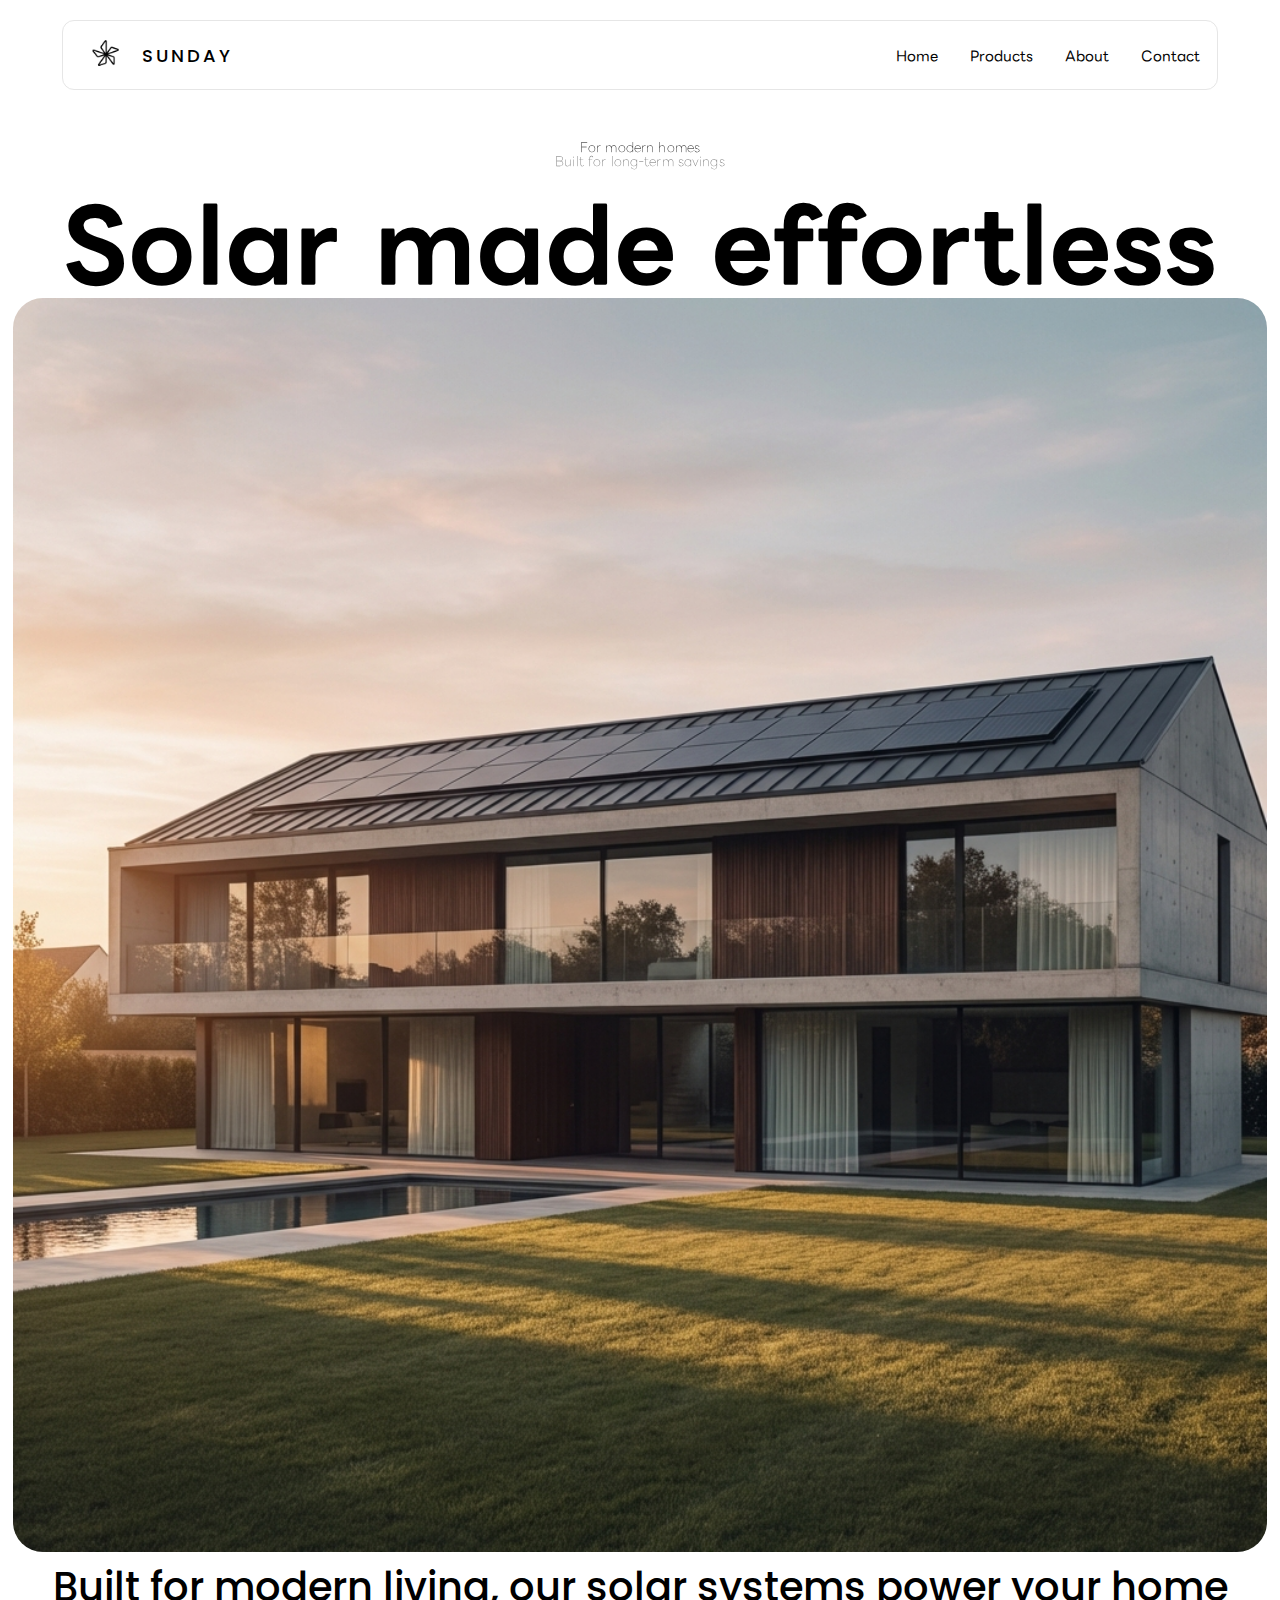
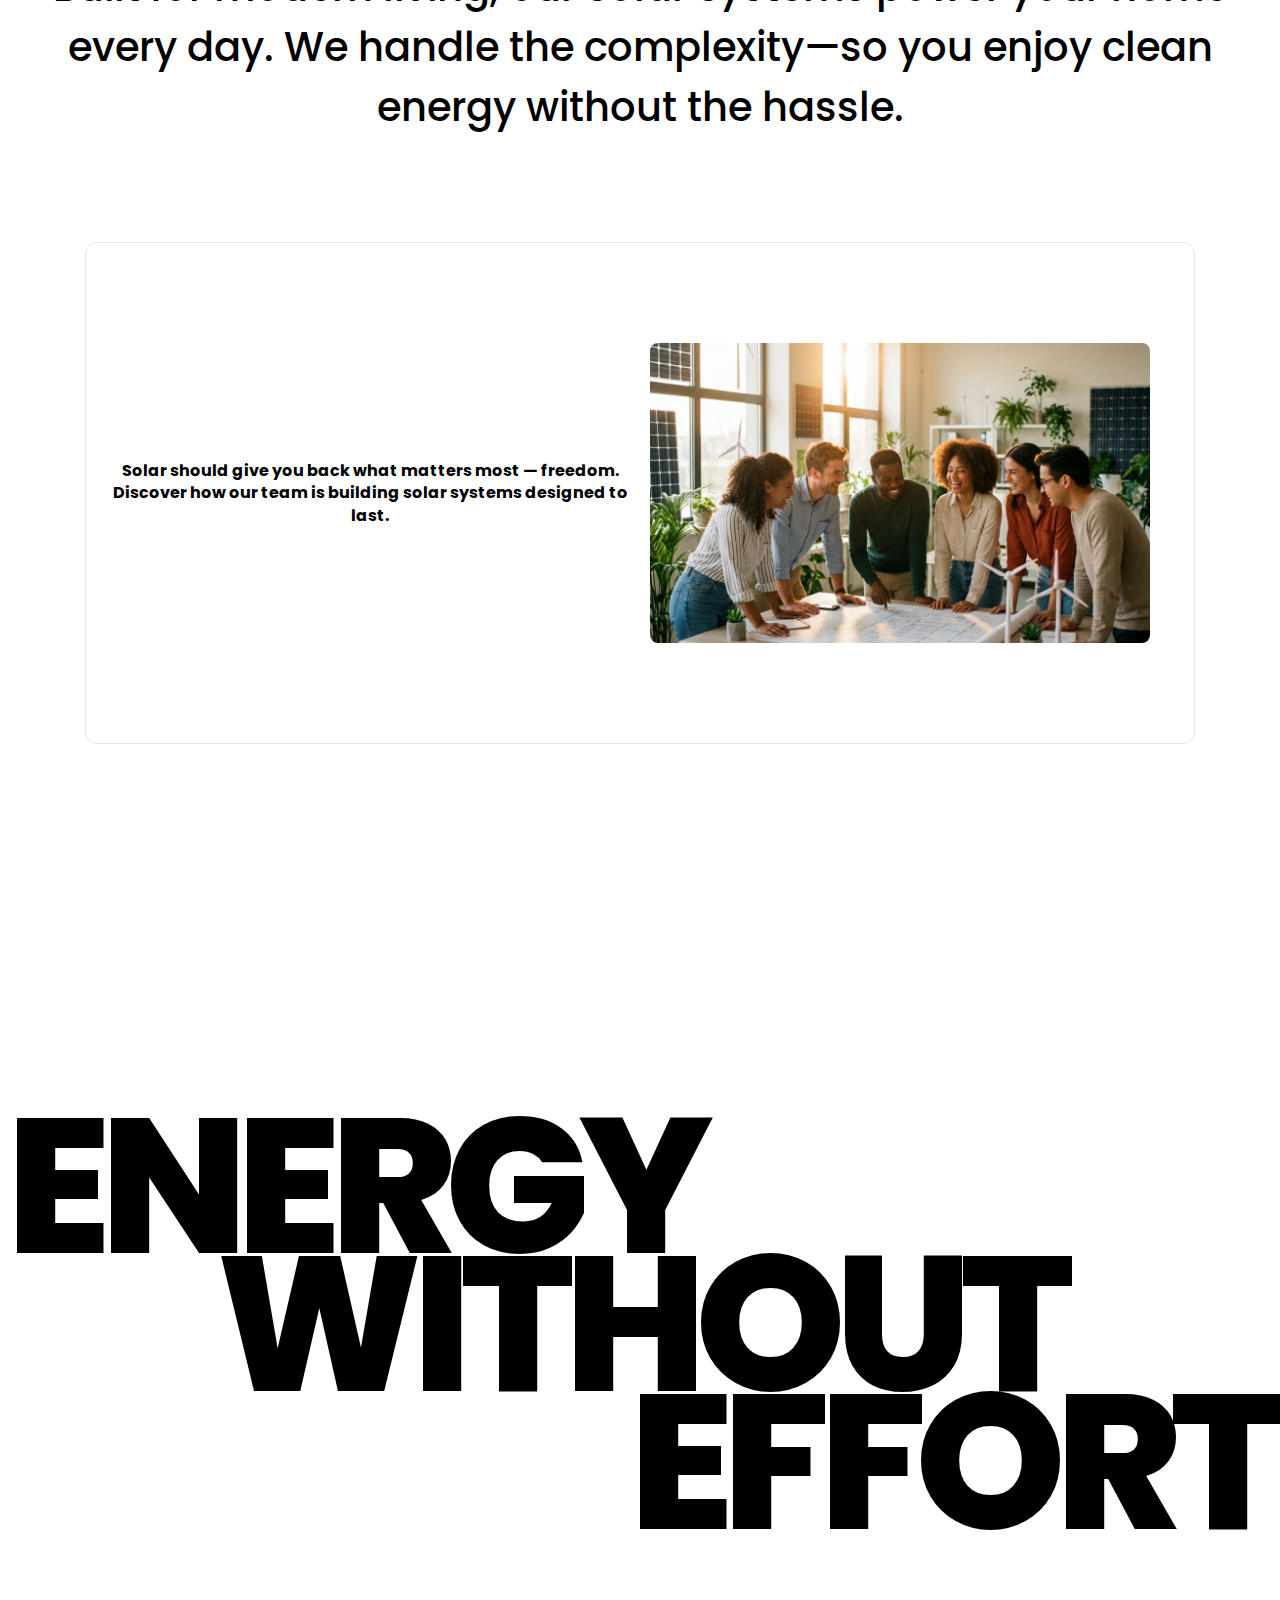
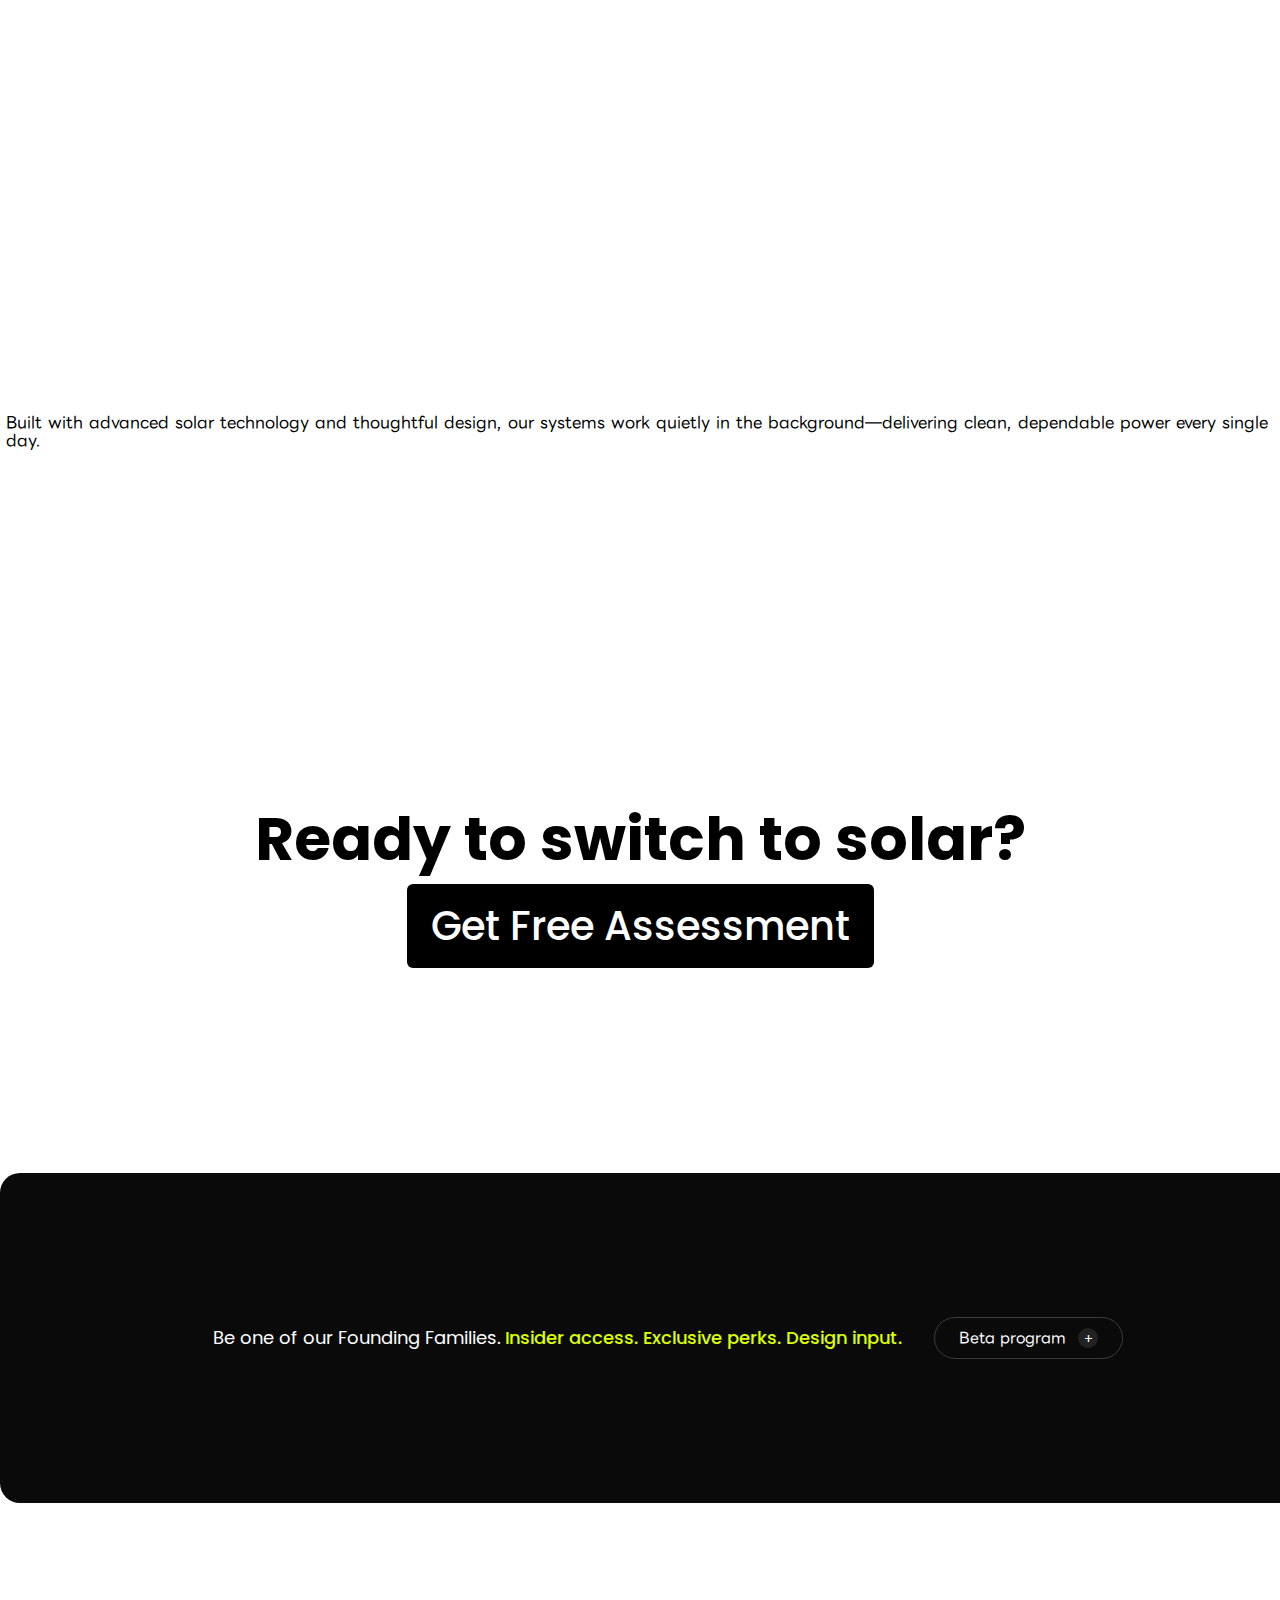
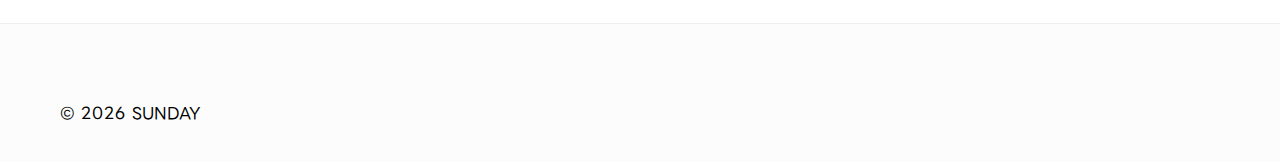
<file: index.html>
<!doctype html>
<html lang="en">
  <head>
    <meta charset="UTF-8" />
    <meta name="viewport" content="width=device-width, initial-scale=1.0" />

    <!-- FONTS  -->
    <link rel="preconnect" href="https://fonts.googleapis.com" />
    <link rel="preconnect" href="https://fonts.gstatic.com" crossorigin />
    <link
      href="https://fonts.googleapis.com/css2?family=LINE+Seed+JP&family=Poppins:ital,wght@0,100;0,200;0,300;0,400;0,500;0,600;0,700;0,800;0,900;1,100;1,200;1,300;1,400;1,500;1,600;1,700;1,800;1,900&family=Space+Mono&display=swap"
      rel="stylesheet"
    />
    <link rel="stylesheet" href="css/style.css" />
    <title>SUNDAY</title>
  </head>
  <body>
    <!-- NAV-WRAPPER  -->
    <div class="page-bg">
      <!-- NAV WRAPPER  -->
      <div class="nav-shell">
        <!-- NAVBAR  -->
        <nav class="navbar">
          <div class="nav-left">
            <img src="assets/center-logo.png" alt="SUNDAY Logo" />
            <span class="brand">SUNDAY</span>
          </div>
          <ul class="desktop-links">
            <li><a href="index.html">Home</a></li>
            <li><a href="products.html">Products</a></li>
            <li><a href="about.html">About</a></li>
            <li><a href="contact.html">Contact</a></li>
          </ul>
          <button class="menu-toggle">☰</button>
        </nav>

        <!-- NAV-PANEL -->
        <div class="nav-overlay">
          <div class="nav-content">
            <div class="nav-header-content">
              <ul class="nav-links">
                <li><a href="index.html">Home</a></li>
                <li><a href="products.html">Products</a></li>
                <li><a href="about.html">About</a></li>
                <li><a href="contact.html">Contact</a></li>
                <li><a href="careers.html">Careers</a></li>
              </ul>
              <img src="assets/lifestyle-solar.png" alt="Solar sunset" />
            </div>
            <div class="nav-footer">
              <p>Clean solar energy for modern homes</p>
              <span>Launching 2026</span>
            </div>
          </div>
        </div>
      </div>

      <section class="hero-wrapper">
        <!-- HERO  -->
        <header class="hero-text">
          <p class="small-1">For modern homes</p>
          <p class="small-2">Built for long-term savings</p>
          <h1 class="big">Solar made effortless</h1>
        </header>

        <!-- HERO VISUAL  -->
        <section class="hero-visual">
          <img src="assets/hero-solar.png" alt="Modern solar home" />
        </section>
      </section>

      <!-- CONTEXT  -->
      <section class="context">
        <p>
          Built for modern living, our solar systems power your home every day.
          We handle the complexity—so you enjoy clean energy without the hassle.
        </p>
        <div class="our-story">
          <span>
            Solar should give you back what matters most — freedom.<br />
            Discover how our team is building solar systems designed to last.
          </span>

          <img src="assets/vision-team.png" alt="Our team vision" />
        </div>
      </section>

      <!-- ENERGY WITHOUT EFFORT  -->
      <section class="energy-without-effort">
        <div class="energy-without-effort-text">
          <span class="energy">ENERGY</span>
          <span class="without">WITHOUT</span>
          <span class="effort">EFFORT</span>
        </div>
        <p class="exit-para"></p>
          Built with advanced solar technology and thoughtful design, our
          systems work quietly in the background—delivering clean, dependable
          power every single day.
        </p>
      </section>

      <!-- FINAL CTA -->
      <section class="final-cta">
        <h2>Ready to switch to solar?</h2>
        <a href="contact.html" class="btn-primary">Get Free Assessment</a>
      </section>

      <!-- BETA BANNER -->
      <section class="beta-banner">
        <div class="beta-content">
          <p>
            Be one of our Founding Families.
            <span class="highlight"
              >Insider access. Exclusive perks. Design input.</span
            >
          </p>
          <a href="#" class="btn-beta"
            >Beta program <span class="plus-circle">+</span
          ></a>
        </div>
      </section>

      <!-- FOOTER -->
      <footer class="footer">
        <p>© 2026 SUNDAY</p>
      </footer>
    </div>

    <!-- SCRIPT  -->
    <script src="js/script.js"></script>
  </body>
</html>
</file>
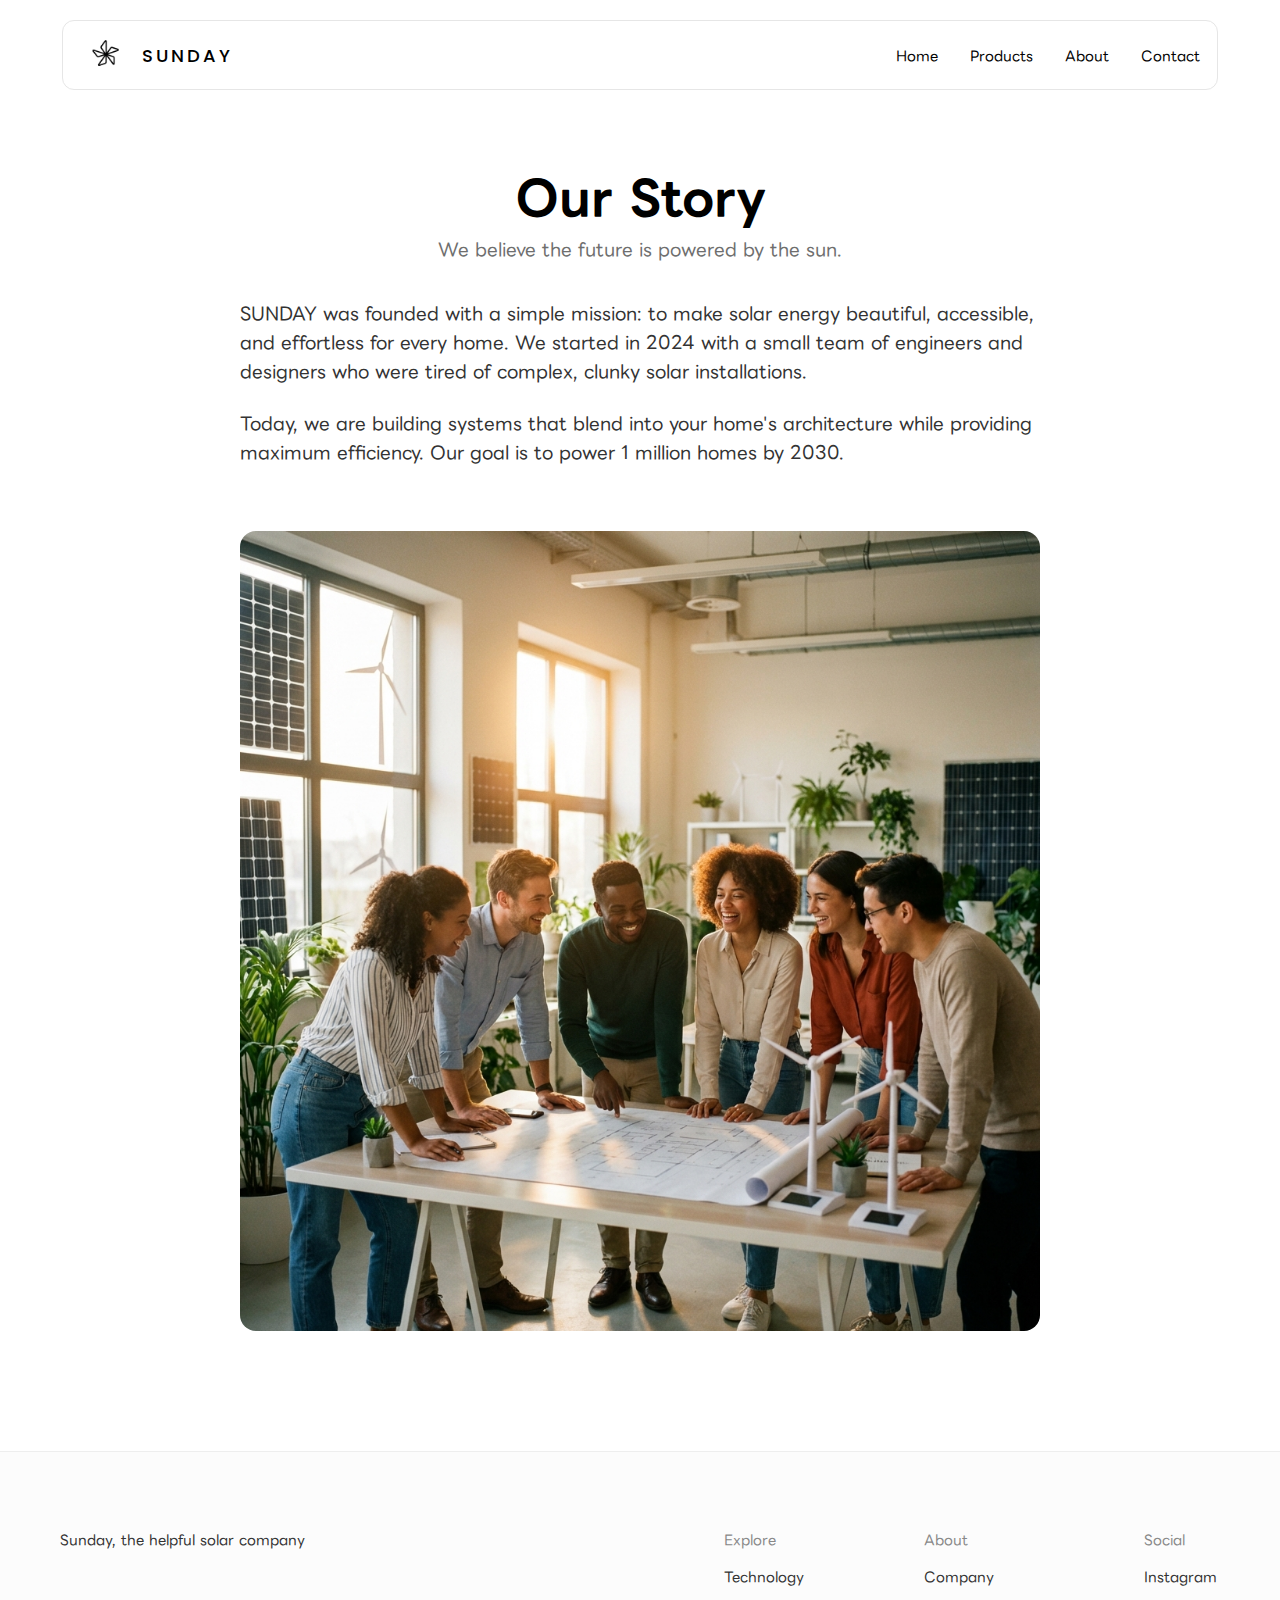
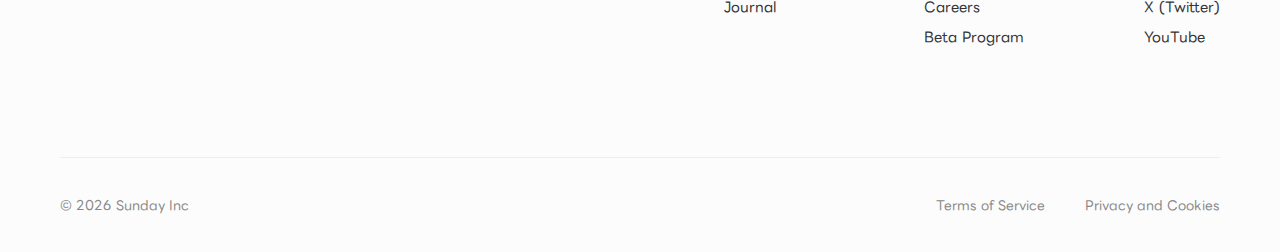
<file: about.html>
<!doctype html>
<html lang="en">
  <head>
    <meta charset="UTF-8" />
    <meta name="viewport" content="width=device-width, initial-scale=1.0" />
    <link rel="preconnect" href="https://fonts.googleapis.com" />
    <link rel="preconnect" href="https://fonts.gstatic.com" crossorigin />
    <link
      href="https://fonts.googleapis.com/css2?family=LINE+Seed+JP&family=Poppins:ital,wght@0,100;0,200;0,300;0,400;0,500;0,600;0,700;0,800;0,900;1,100;1,200;1,300;1,400;1,500;1,600;1,700;1,800;1,900&family=Space+Mono&display=swap"
      rel="stylesheet"
    />
    <link rel="stylesheet" href="css/style.css" />
    <title>about SUNDAY</title>
  </head>
  <body>
    <div class="page-bg">
      <div class="nav-shell">
        <nav class="navbar">
          <div class="nav-left">
            <img src="assets/center-logo.png" alt="SUNDAY Logo" />
            <span class="brand">SUNDAY</span>
          </div>
          <ul class="desktop-links">
            <li><a href="index.html">Home</a></li>
            <li><a href="products.html">Products</a></li>
            <li><a href="about.html">About</a></li>
            <li><a href="contact.html">Contact</a></li>
          </ul>
          <button class="menu-toggle">☰</button>
        </nav>
        <div class="nav-overlay">
          <div class="nav-content">
            <div class="nav-header-content">
              <ul class="nav-links">
                <li><a href="index.html">Home</a></li>
                <li><a href="products.html">Products</a></li>
                <li><a href="about.html">About</a></li>
                <li><a href="contact.html">Contact</a></li>
                <li><a href="careers.html">Careers</a></li>
              </ul>
              <img src="assets/lifestyle-solar.png" alt="Solar sunset" />
            </div>
            <div class="nav-footer">
              <p>Clean solar energy for modern homes</p>
              <span>Launching 2026</span>
            </div>
          </div>
        </div>
      </div>

      <main class="content-wrapper">
        <section class="page-header">
          <h1>Our Story</h1>
          <p>We believe the future is powered by the sun.</p>
        </section>

        <section class="about-content">
          <div class="about-text">
            <p>
              SUNDAY was founded with a simple mission: to make solar energy
              beautiful, accessible, and effortless for every home. We started
              in 2024 with a small team of engineers and designers who were
              tired of complex, clunky solar installations.
            </p>
            <p>
              Today, we are building systems that blend into your home's
              architecture while providing maximum efficiency. Our goal is to
              power 1 million homes by 2030.
            </p>
          </div>
          <img src="assets/vision-team.png" alt="Our Team Vision" />
        </section>
      </main>

      <footer class="footer">
        <div class="footer-top">
          <div class="footer-brand">
            <p>Sunday, the helpful solar company</p>
          </div>
          <div class="footer-columns">
            <div class="footer-column">
              <h4>Explore</h4>
              <ul>
                <li><a href="products.html">Technology</a></li>
                <li><a href="index.html">Journal</a></li>
              </ul>
            </div>
            <div class="footer-column">
              <h4>About</h4>
              <ul>
                <li><a href="about.html">Company</a></li>
                <li><a href="careers.html">Careers</a></li>
                <li><a href="index.html">Beta Program</a></li>
              </ul>
            </div>
            <div class="footer-column">
              <h4>Social</h4>
              <ul>
                <li><a href="index.html">Instagram</a></li>
                <li><a href="index.html">X (Twitter)</a></li>
                <li><a href="index.html">YouTube</a></li>
              </ul>
            </div>
          </div>
        </div>
        <div class="footer-bottom">
          <div class="footer-copy">
            <p>© 2026 Sunday Inc</p>
          </div>
          <div class="footer-legal">
            <a href="index.html">Terms of Service</a>
            <a href="index.html">Privacy and Cookies</a>
          </div>
        </div>
      </footer>
    </div>
    <script src="js/script.js"></script>
  </body>
</html>
</file>
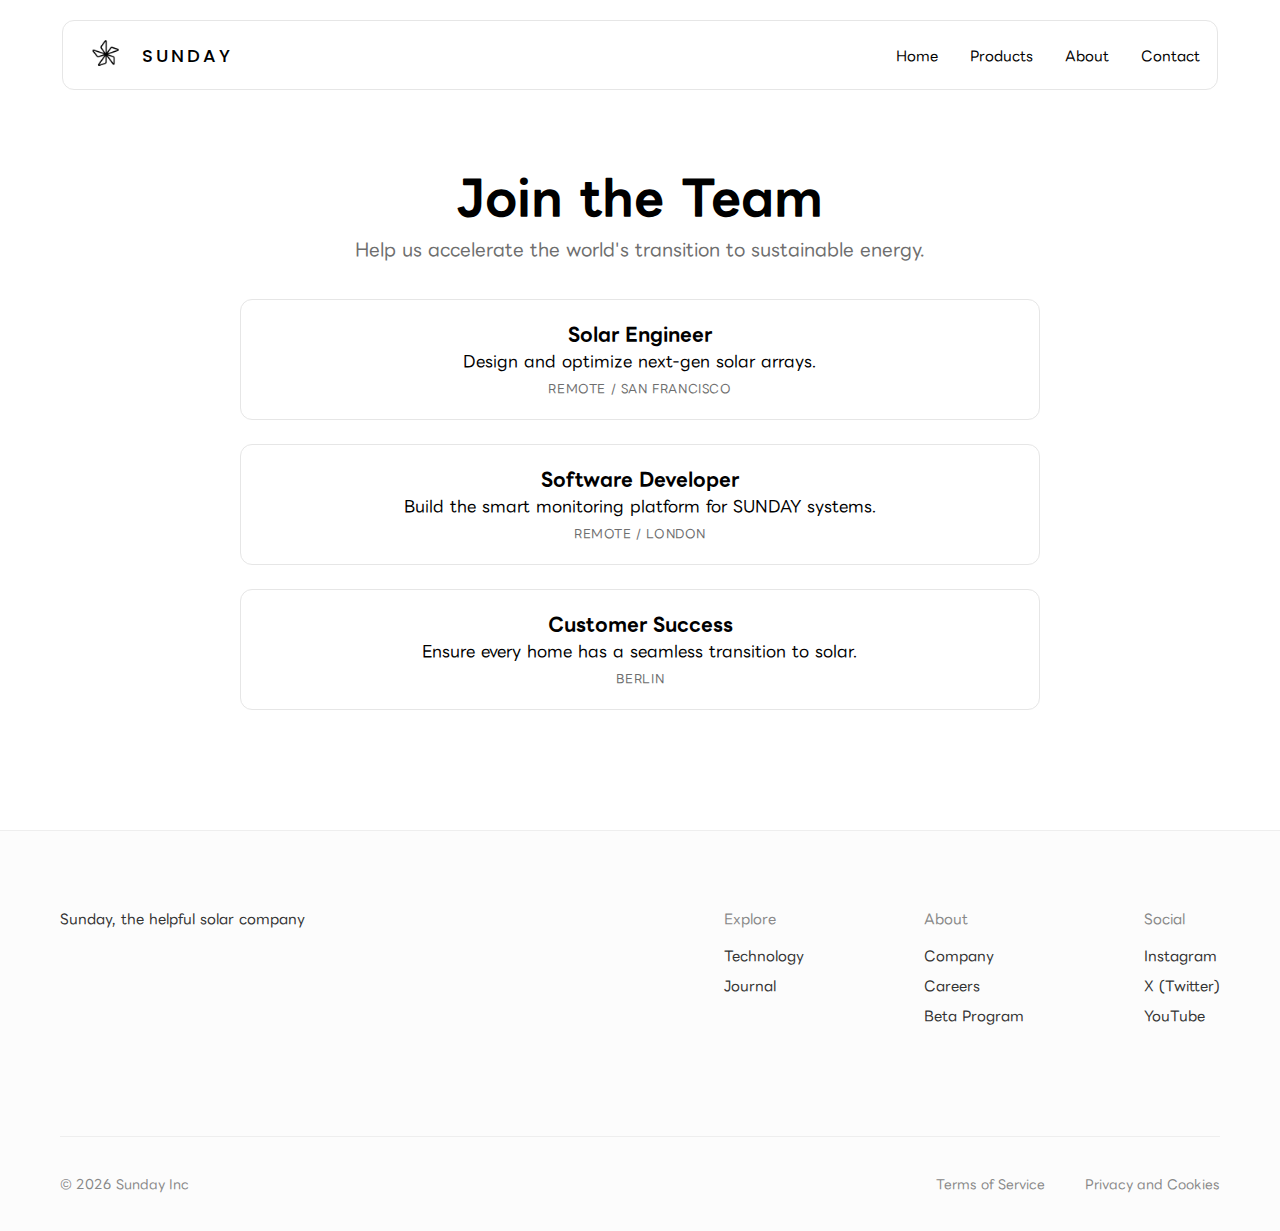
<file: careers.html>
<!doctype html>
<html lang="en">
  <head>
    <meta charset="UTF-8" />
    <meta name="viewport" content="width=device-width, initial-scale=1.0" />
    <link rel="preconnect" href="https://fonts.googleapis.com" />
    <link rel="preconnect" href="https://fonts.gstatic.com" crossorigin />
    <link
      href="https://fonts.googleapis.com/css2?family=LINE+Seed+JP&family=Poppins:ital,wght@0,100;0,200;0,300;0,400;0,500;0,600;0,700;0,800;0,900;1,100;1,200;1,300;1,400;1,500;1,600;1,700;1,800;1,900&family=Space+Mono&display=swap"
      rel="stylesheet"
    />
    <link rel="stylesheet" href="css/style.css" />
    <title>Careers - SUNDAY</title>
  </head>
  <body>
    <div class="page-bg">
      <div class="nav-shell">
        <nav class="navbar">
          <div class="nav-left">
            <img src="assets/center-logo.png" alt="SUNDAY Logo" />
            <span class="brand">SUNDAY</span>
          </div>
          <ul class="desktop-links">
            <li><a href="index.html">Home</a></li>
            <li><a href="products.html">Products</a></li>
            <li><a href="about.html">About</a></li>
            <li><a href="contact.html">Contact</a></li>
          </ul>
          <button class="menu-toggle">☰</button>
        </nav>
        <div class="nav-overlay">
          <div class="nav-content">
            <div class="nav-header-content">
              <ul class="nav-links">
                <li><a href="index.html">Home</a></li>
                <li><a href="products.html">Products</a></li>
                <li><a href="about.html">About</a></li>
                <li><a href="contact.html">Contact</a></li>
                <li><a href="careers.html">Careers</a></li>
              </ul>
              <img src="assets/lifestyle-solar.png" alt="Solar sunset" />
            </div>
            <div class="nav-footer">
              <p>Clean solar energy for modern homes</p>
              <span>Launching 2026</span>
            </div>
          </div>
        </div>
      </div>

      <main class="content-wrapper">
        <section class="page-header">
          <h1>Join the Team</h1>
          <p>
            Help us accelerate the world's transition to sustainable energy.
          </p>
        </section>

        <section class="careers-list">
          <div class="career-item">
            <h3>Solar Engineer</h3>
            <p>Design and optimize next-gen solar arrays.</p>
            <span class="location">Remote / San Francisco</span>
          </div>
          <div class="career-item">
            <h3>Software Developer</h3>
            <p>Build the smart monitoring platform for SUNDAY systems.</p>
            <span class="location">Remote / London</span>
          </div>
          <div class="career-item">
            <h3>Customer Success</h3>
            <p>Ensure every home has a seamless transition to solar.</p>
            <span class="location">Berlin</span>
          </div>
        </section>
      </main>

      <footer class="footer">
        <div class="footer-top">
          <div class="footer-brand">
            <p>Sunday, the helpful solar company</p>
          </div>
          <div class="footer-columns">
            <div class="footer-column">
              <h4>Explore</h4>
              <ul>
                <li><a href="products.html">Technology</a></li>
                <li><a href="index.html">Journal</a></li>
              </ul>
            </div>
            <div class="footer-column">
              <h4>About</h4>
              <ul>
                <li><a href="about.html">Company</a></li>
                <li><a href="careers.html">Careers</a></li>
                <li><a href="index.html">Beta Program</a></li>
              </ul>
            </div>
            <div class="footer-column">
              <h4>Social</h4>
              <ul>
                <li><a href="index.html">Instagram</a></li>
                <li><a href="index.html">X (Twitter)</a></li>
                <li><a href="index.html">YouTube</a></li>
              </ul>
            </div>
          </div>
        </div>
        <div class="footer-bottom">
          <div class="footer-copy">
            <p>© 2026 Sunday Inc</p>
          </div>
          <div class="footer-legal">
            <a href="index.html">Terms of Service</a>
            <a href="index.html">Privacy and Cookies</a>
          </div>
        </div>
      </footer>
    </div>
    <script src="js/script.js"></script>
  </body>
</html>
</file>
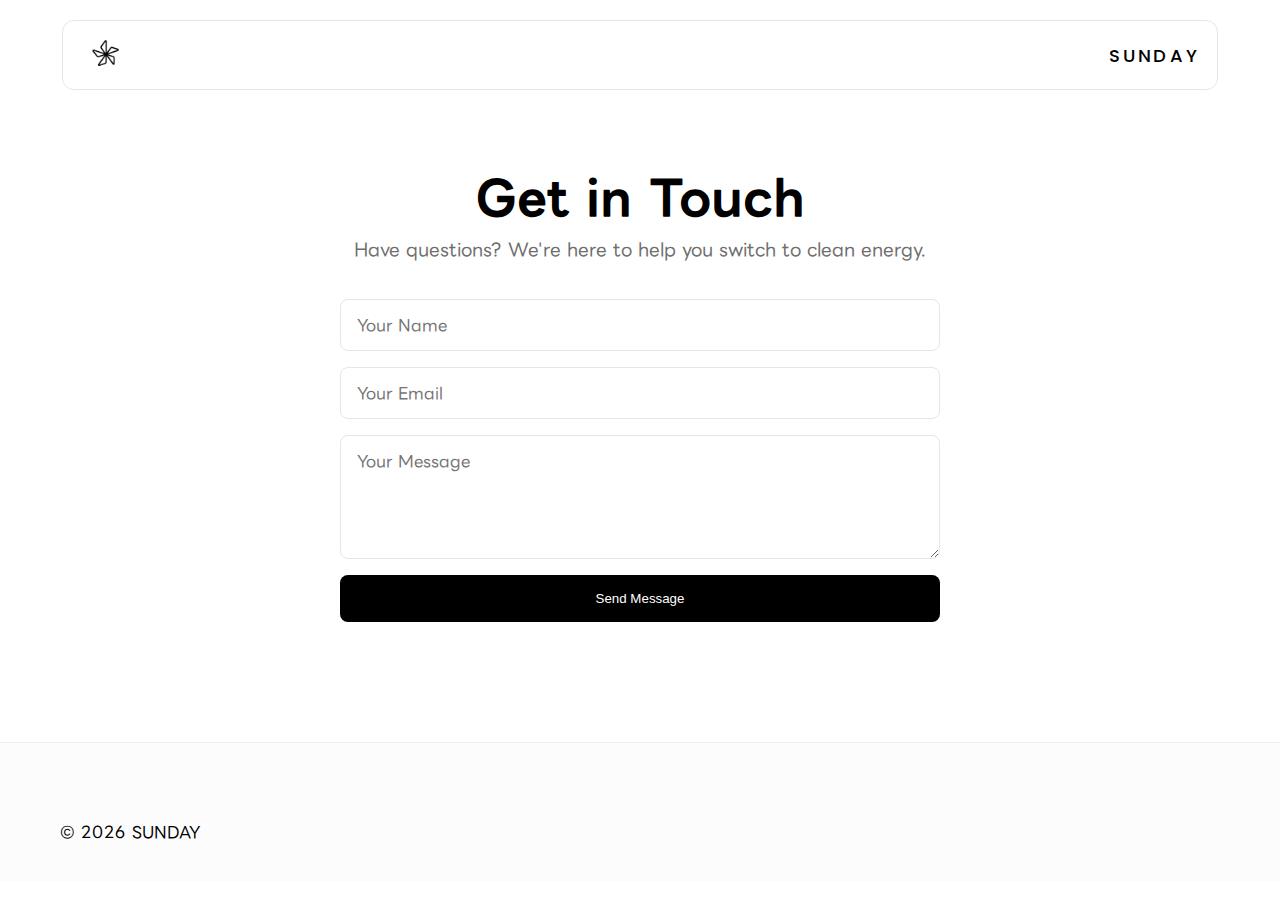
<file: contact.html>
<!doctype html>
<html lang="en">
  <head>
    <meta charset="UTF-8" />
    <meta name="viewport" content="width=device-width, initial-scale=1.0" />
    <link rel="preconnect" href="https://fonts.googleapis.com" />
    <link rel="preconnect" href="https://fonts.gstatic.com" crossorigin />
    <link
      href="https://fonts.googleapis.com/css2?family=LINE+Seed+JP&family=Poppins:ital,wght@0,100;0,200;0,300;0,400;0,500;0,600;0,700;0,800;0,900;1,100;1,200;1,300;1,400;1,500;1,600;1,700;1,800;1,900&family=Space+Mono&display=swap"
      rel="stylesheet"
    />
    <link rel="stylesheet" href="css/style.css" />
    <title>Contact - SUNDAY</title>
  </head>
  <body>
    <div class="page-bg">
      <div class="nav-shell">
        <nav class="navbar">
          <img src="assets/center-logo.png" alt="" />
          <span class="brand">SUNDAY</span>
          <button class="menu-toggle">☰</button>
        </nav>
        <div class="nav-overlay">
          <div class="nav-content">
            <div class="nav-header-content">
              <ul class="nav-links">
                <li><a href="index.html">Home</a></li>
                <li><a href="products.html">Products</a></li>
                <li><a href="about.html">About</a></li>
                <li><a href="contact.html">Contact</a></li>
                <li><a href="careers.html">Careers</a></li>
              </ul>
              <img src="assets/our-story.png" alt="" />
            </div>
            <div class="nav-footer">
              <p>Clean solar energy for modern homes</p>
              <span>Launching 2026</span>
            </div>
          </div>
        </div>
      </div>

      <main class="content-wrapper">
        <section class="page-header">
          <h1>Get in Touch</h1>
          <p>Have questions? We're here to help you switch to clean energy.</p>
        </section>

        <section class="contact-section">
          <form class="contact-form">
            <input type="text" placeholder="Your Name" required />
            <input type="email" placeholder="Your Email" required />
            <textarea placeholder="Your Message" rows="5" required></textarea>
            <button type="submit" class="btn-primary">Send Message</button>
          </form>
        </section>
      </main>

      <footer class="footer">
        <p>© 2026 SUNDAY</p>
      </footer>
    </div>
    <script src="js/script.js"></script>
  </body>
</html>
</file>
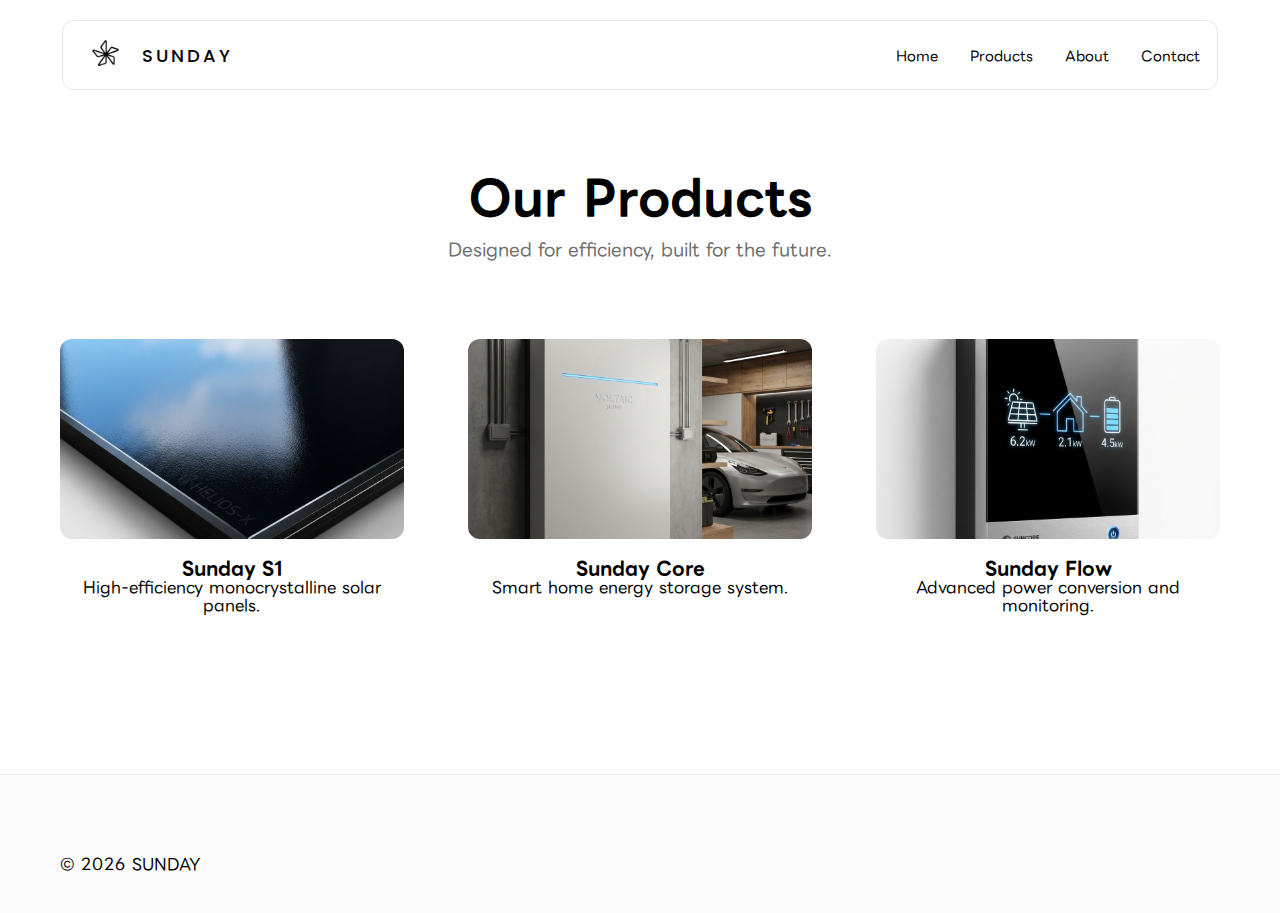
<file: products.html>
<!doctype html>
<html lang="en">
  <head>
    <meta charset="UTF-8" />
    <meta name="viewport" content="width=device-width, initial-scale=1.0" />
    <link rel="preconnect" href="https://fonts.googleapis.com" />
    <link rel="preconnect" href="https://fonts.gstatic.com" crossorigin />
    <link
      href="https://fonts.googleapis.com/css2?family=LINE+Seed+JP&family=Poppins:ital,wght@0,100;0,200;0,300;0,400;0,500;0,600;0,700;0,800;0,900;1,100;1,200;1,300;1,400;1,500;1,600;1,700;1,800;1,900&family=Space+Mono&display=swap"
      rel="stylesheet"
    />
    <link rel="stylesheet" href="css/style.css" />
    <title>Products - SUNDAY</title>
  </head>
  <body>
    <div class="page-bg">
      <div class="nav-shell">
        <nav class="navbar">
          <div class="nav-left">
            <img src="assets/center-logo.png" alt="SUNDAY Logo" />
            <span class="brand">SUNDAY</span>
          </div>
          <ul class="desktop-links">
            <li><a href="index.html">Home</a></li>
            <li><a href="products.html">Products</a></li>
            <li><a href="about.html">About</a></li>
            <li><a href="contact.html">Contact</a></li>
          </ul>
          <button class="menu-toggle">☰</button>
        </nav>
        <div class="nav-overlay">
          <div class="nav-content">
            <div class="nav-header-content">
              <ul class="nav-links">
                <li><a href="index.html">Home</a></li>
                <li><a href="products.html">Products</a></li>
                <li><a href="about.html">About</a></li>
                <li><a href="contact.html">Contact</a></li>
                <li><a href="careers.html">Careers</a></li>
              </ul>
              <img src="assets/lifestyle-solar.png" alt="Solar sunset" />
            </div>
            <div class="nav-footer">
              <p>Clean solar energy for modern homes</p>
              <span>Launching 2026</span>
            </div>
          </div>
        </div>
      </div>

      <main class="content-wrapper">
        <section class="page-header">
          <h1>Our Products</h1>
          <p>Designed for efficiency, built for the future.</p>
        </section>

        <section class="product-grid">
          <div class="product-card">
            <img src="assets/product-s1.png" alt="Sunday S1 Solar Panel" />
            <h3>Sunday S1</h3>
            <p>High-efficiency monocrystalline solar panels.</p>
          </div>
          <div class="product-card">
            <img src="assets/product-core.png" alt="Sunday Core Battery" />
            <h3>Sunday Core</h3>
            <p>Smart home energy storage system.</p>
          </div>
          <div class="product-card">
            <img src="assets/product-flow.png" alt="Sunday Flow Inverter" />
            <h3>Sunday Flow</h3>
            <p>Advanced power conversion and monitoring.</p>
          </div>
        </section>
      </main>

      <footer class="footer">
        <p>© 2026 SUNDAY</p>
      </footer>
    </div>
    <script src="js/script.js"></script>
  </body>
</html>
</file>
<file: css/style.css>
* {
  margin: 0;
  padding: 0;
}
body {
  font-family: "LINE Seed JP", sans-serif;
}
code,
pre {
  font-family: "Space Mono", monospace;
}

img[src="assets/center-logo.png"] {
  width: 50px;
  height: 50px;
  object-fit: contain;
}
.nav-header-content img {
  width: 480px;
  height: 300px;
  object-fit: cover;
  border-radius: 12px;
}
img[src="assets/our-story.png"] {
  width: 150px;
  object-fit: contain;
}

.page-bg {
  display: flex;
  flex-direction: column;
  justify-content: center;
  align-items: center;
}
.nav-content {
  width: 100%;
  max-width: 850px;
  display: flex;
  flex-direction: column;
  padding: 60px 80px;
  gap: 60px;
}
.nav-header-content {
  display: flex;
  justify-content: space-between;
}
.nav-footer {
  display: flex;
  justify-content: space-between;
  gap: 20px;
}
.nav-overlay {
  width: 100%;
  display: none;
  border-top: 1px solid #e6e6e6;
  background: #fff;
  border-bottom-left-radius: 12px;
  border-bottom-right-radius: 12px;
  overflow: hidden;
}

.nav-overlay.active {
  display: flex;
  justify-content: center;
}
.navbar {
  display: flex;
  justify-content: space-between;
  align-items: center;
  padding: 8px 16px;
  gap: 20px;
}
.nav-left {
  display: flex;
  align-items: center;
  gap: 12px;
}
.desktop-links {
  display: flex;
  list-style: none;
  gap: 32px;
}
.desktop-links a {
  text-decoration: none;
  color: #000;
  font-size: 14px;
  font-weight: 500;
  transition: opacity 0.3s;
}
.desktop-links a:hover {
  opacity: 0.6;
}
.menu-toggle {
  background: none;
  border: none;
  font-size: 24px;
  cursor: pointer;
  padding: 8px;
  display: none; /* Hidden on desktop */
  align-items: center;
  justify-content: center;
}
.nav-shell {
  width: 90%;
  max-width: 1200px;
  height: fit-content;
  border: 1px solid #e6e6e6;
  border-radius: 12px;
  padding: 1px;
  margin-top: 20px;
}
.nav-links {
  list-style: none;
  display: flex;
  flex-direction: column;
  gap: 16px;
}
.nav-links li a {
  text-decoration: none;
  color: #000;
  font-size: 32px;
  font-weight: 600;
  font-family: "Poppins", sans-serif;
  transition:
    transform 0.3s ease,
    color 0.3s ease;
  display: inline-block;
}
.nav-links li a:hover {
  transform: translateX(10px);
  color: #6e6e6e;
}
.brand {
  font-family: "Poppins", sans-serif;
  font-size: 18px;
  font-weight: 500;
  letter-spacing: 0.18em;
}

/* HERO  */
.hero-text {
  text-align: center;
  position: sticky;
  top: 120px;
  z-index: 2;
  text-align: center;
  pointer-events: none;
}
.hero-text .big {
  font-size: 100px;
}
.small-1 {
  margin-top: 50px;
}
.small-2 {
  margin-bottom: 20px;
  color: #6e6e6e;
}
.small-1,
.small-2 {
  font-size: 13px;
  font-weight: 300;
  letter-spacing: 0.01em;
}
.hero-visual {
  display: flex;
  justify-content: center;
  align-items: center;
  width: 100%;
}

.hero-visual img {
  width: 98%;
  border-radius: 30px;
}
.hero-image {
  padding: 0 80px;
  transition: padding 0.4s ease;
}

.hero-wrapper {
  position: relative;
  width: 100%;
}

/* CONTEXT  */
.context {
  display: flex;
  justify-content: center;
  align-items: center;
  flex-direction: column;
  text-align: center;
}
.context p {
  font-family: "Poppins", sans-serif;
  font-weight: 500;
  font-size: 40px;
  padding: 5px 20px;
}
.our-story {
  display: flex;
  justify-content: center;
  align-items: center;
  border: 1px solid #e6e6e6;
  border-radius: 12px;

  padding: 100px 24px;
  margin: 100px auto 200px auto;
  max-width: 1200px;
  font-family: "Poppins", sans-serif;
  font-weight: 700;
  gap: 20px;
}

.our-story span {
  max-width: 520px;
  line-height: 1.4;
}

.our-story img {
  width: 500px;
  height: 300px;
  object-fit: cover;
  border-radius: 8px;
  margin-right: 20px;
}

/* ENERGY WITHOUT EFFORT SECTION */
.energy-without-effort {
  width: 99%;
  max-width: 1400px;
  padding: 160px 60px;
  display: flex;
  flex-direction: column;
  gap: 80px;
  align-items: flex-start;
}

.energy-without-effort-text {
  display: flex;
  flex-direction: column;
  width: 100%;
}

.energy-without-effort-text span {
  font-size: 15vw;
  font-weight: 800;
  line-height: 0.85;
  letter-spacing: -0.06em;
  font-family: "Poppins", sans-serif;
  text-transform: uppercase;
  color: #000;
}

.energy {
  align-self: flex-start;
}

.without {
  align-self: center;
  margin-top: -2vw;
}

.effort {
  align-self: flex-end;
  margin-top: -2vw;
}

.energy-without-effort > span {
  max-width: 550px;
  font-size: 22px;
  line-height: 1.4;
  color: #555;
  margin-top: 60px;
  font-weight: 400;
}

.exit-para {
  display: flex;
  justify-content: center;
  align-items: center;
  flex-direction: column;
  text-align: center;
  font-family: "Poppins", sans-serif;
  font-weight: 500;
  font-size: 40px;
  padding: 5px 20px;
  margin-top: 100px;
  margin-bottom: 200px;
}

/* FINAL CTA */
.final-cta {
  width: 90%;
  max-width: 1200px;
  display: flex;
  justify-content: center;
  align-items: center;
  flex-direction: column;
  text-align: center;
  font-family: "Poppins", sans-serif;
  font-weight: 500;
  font-size: 40px;
  padding: 5px 20px;
  margin: 100px auto 200px auto;
}

/* Careers Page */
.careers-list {
  display: flex;
  flex-direction: column;
  gap: 24px;
  width: 100%;
  max-width: 800px;
  margin: 40px auto;
}
.career-item {
  padding: 24px;
  border: 1px solid #e6e6e6;
  border-radius: 12px;
  transition: border-color 0.3s ease;
}
.career-item:hover {
  border-color: #000;
}
.career-item h3 {
  margin-bottom: 8px;
}
.location {
  display: block;
  margin-top: 12px;
  font-size: 12px;
  color: #6e6e6e;
  text-transform: uppercase;
  letter-spacing: 0.05em;
}

/* contact page */
.contact-section {
  width: 100%;
  max-width: 600px;
  margin: 40px auto;
}
.contact-form {
  display: flex;
  flex-direction: column;
  gap: 16px;
}
.contact-form input,
.contact-form textarea {
  padding: 16px;
  border: 1px solid #e6e6e6;
  border-radius: 8px;
  font-family: inherit;
  font-size: 16px;
}
.contact-form button {
  padding: 16px;
  background: #000;
  color: #fff;
  border: none;
  border-radius: 8px;
  cursor: pointer;
  font-weight: 500;
}

/* product page */
.product-grid {
  display: grid;
  grid-template-columns: repeat(auto-fit, minmax(250px, 1fr));
  gap: 24px;
  width: 100%;
  height: 100%;
  padding: 20px;
  margin: 40px auto;
  max-width: 1200px;
}
.product-card {
  text-align: center;
  padding: 20px;
}
.product-card img {
  width: 100%;
  height: 200px;
  object-fit: cover;
  border-radius: 12px;
  margin-bottom: 16px;
}

/* about page  */
.about-content {
  display: flex;
  flex-direction: column;
  align-items: center;
  gap: 40px;
  max-width: 800px;
  margin: 40px auto;
  text-align: left;
}
.about-text p {
  margin-bottom: 24px;
  line-height: 1.6;
  font-size: 18px;
  color: #333;
}
.about-content img {
  width: 100%;
  border-radius: 16px;
}

/* Generic Layout */
.content-wrapper {
  width: 100%;
  padding: 80px 24px;
  text-align: center;
}
.page-header h1 {
  font-size: 48px;
  margin-bottom: 16px;
}
.page-header p {
  color: #6e6e6e;
  font-size: 18px;
}
.btn-primary {
  display: inline-block;
  padding: 12px 24px;
  background: #000;
  color: #fff;
  text-decoration: none;
  border-radius: 6px;
  font-weight: 500;
}
.footer {
  width: 100%;
  padding: 80px 60px 40px 60px;
  background-color: #fcfcfc;
  border-top: 1px solid #eeeeee;
  box-sizing: border-box;
}

.footer-top {
  display: flex;
  justify-content: space-between;
  margin-bottom: 100px;
}

.footer-brand p {
  font-size: 14px;
  color: #333;
  margin: 0;
}

.footer-columns {
  display: flex;
  gap: 120px;
}

.footer-column h4 {
  font-size: 14px;
  font-weight: 500;
  color: #888;
  margin-bottom: 20px;
}

.footer-column ul {
  list-style: none;
  padding: 0;
  margin: 0;
}

.footer-column ul li {
  margin-bottom: 12px;
}

.footer-column ul li a {
  text-decoration: none;
  color: #333;
  font-size: 14px;
  transition: opacity 0.2s;
}

.footer-column ul li a:hover {
  opacity: 0.6;
}

.footer-bottom {
  display: flex;
  justify-content: space-between;
  align-items: center;
  border-top: 1px solid #eeeeee;
  padding-top: 40px;
}

.footer-copy p {
  font-size: 13px;
  color: #888;
  margin: 0;
}

.footer-legal {
  display: flex;
  gap: 40px;
}

.footer-legal a {
  text-decoration: none;
  color: #888;
  font-size: 13px;
}

@media (max-width: 768px) {
  .footer-top {
    flex-direction: column;
    gap: 60px;
  }
  .footer-columns {
    flex-wrap: wrap;
    gap: 40px;
  }
  .footer-bottom {
    flex-direction: column;
    align-items: flex-start;
    gap: 20px;
  }
}

/* BETA BANNER SECTION */
.beta-banner {
  width: 95%;
  max-width: 1400px;
  height: auto;
  min-height: 250px;
  background-color: #0a0a0a;
  border-radius: 20px;
  padding: 40px 60px;
  margin: 0 auto 120px auto;
  color: white;
  display: flex;
  justify-content: center;
  align-items: center;
}

.beta-content {
  display: flex;
  justify-content: center;
  align-items: center;
  width: 100%;
  gap: 32px;
}

.beta-content p {
  font-size: 18px;
  font-family: "Poppins", sans-serif;
  font-weight: 400;
  line-height: 1.4;
}

.beta-content .highlight {
  color: #dbff00;
  font-weight: 500;
}

.btn-beta {
  border: 1px solid rgba(255, 255, 255, 0.2);
  padding: 10px 24px;
  border-radius: 50px;
  color: white;
  text-decoration: none;
  font-size: 15px;
  display: flex;
  align-items: center;
  gap: 12px;
  transition: all 0.3s ease;
  white-space: nowrap;
}

.plus-circle {
  width: 20px;
  height: 20px;
  display: flex;
  align-items: center;
  justify-content: center;
  border-radius: 50%;
  background: rgba(255, 255, 255, 0.1);
  font-size: 14px;
}

/* Responsive adjustment */
@media (max-width: 768px) {
  .menu-toggle {
    display: flex; /* Show hamburger only on mobile/tablet */
  }
  .desktop-links {
    display: none; /* Hide horizontal links on mobile */
  }
  .nav-header-content {
    flex-direction: column;
    gap: 32px;
  }
  .nav-header-content img {
    width: 100%;
    height: auto;
  }
  .beta-banner {
    padding: 30px 24px;
    margin-bottom: 60px;
  }
  .beta-content {
    flex-direction: column;
    text-align: center;
    gap: 24px;
  }
  .beta-content p {
    font-size: 16px;
  }
  .energy-without-effort {
    padding: 100px 24px;
    gap: 40px;
  }
  .energy-without-effort-text span {
    font-size: 18vw;
  }
  .energy-without-effort > span {
    font-size: 18px;
  }
}
</file>
